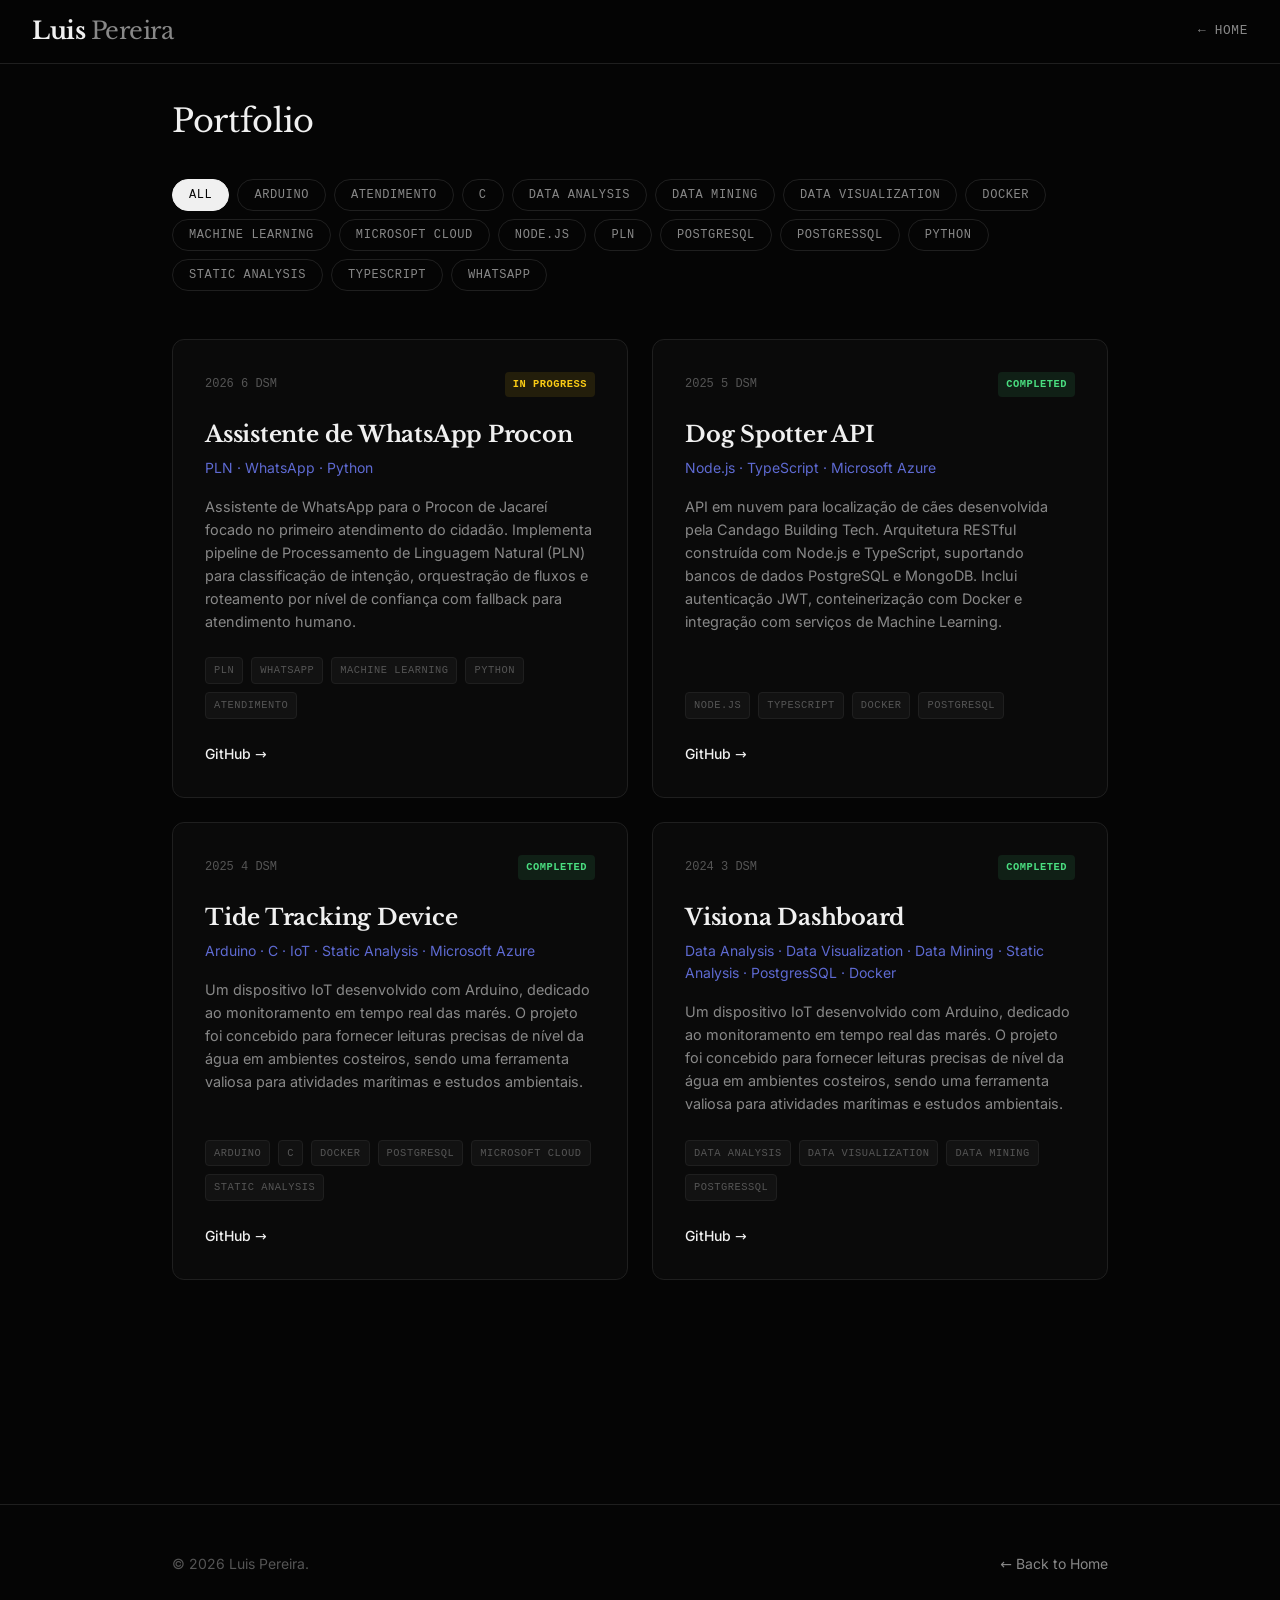
<file: docs/projects.html>
<!DOCTYPE html>
<html lang="en">

<head>
  <meta charset="UTF-8" />
  <meta name="viewport" content="width=device-width, initial-scale=1.0" />
  <title>Portfolio</title>
  <link rel="stylesheet" href="style.css" />
</head>

<body>

  <!-- Sticky Glass Navbar -->
  <header class="masthead">
    <a href="index.html" class="masthead-title">Luis <span>Pereira</span></a>
    <nav class="masthead-nav">
      <a href="index.html">← Home</a>
    </nav>
  </header>

  <main class="page-content">
    <section class="section">
      <div class="section-header">
        <h2 class="section-title">Portfolio</h2>
      </div>

      <!-- Filter tags -->
      <div class="filter-bar" id="filterBar">
        <!-- Tags populated by script.js -->
      </div>

      <div class="archive-grid" id="archiveGrid">
        <!-- Populated by script.js from projects.json -->
      </div>
    </section>
  </main>

  <footer class="site-footer">
    <div class="footer-inner">
      <p>© <span id="year"></span> Luis Pereira.</p>
      <p><a href="index.html">← Back to Home</a></p>
    </div>
  </footer>

  <script src="projects.js"></script>
  <script src="script.js"></script>
  <script>document.getElementById('year').textContent = new Date().getFullYear();</script>
</body>

</html>
</file>
<file: docs/style.css>
/* ═══════════════════════════════════════════════════
   PORTFOLIO — Modern Dark Mode (Sleek)
   Offline-friendly: fonts loaded via @font-face below
   ═══════════════════════════════════════════════════ */

@font-face {
  font-family: 'Inter';
  font-style: normal;
  font-weight: 100 900;
  font-display: swap;
  src: url('fonts/Inter-Variable.woff2') format('woff2');
}
@font-face {
  font-family: 'Libre Baskerville';
  font-style: italic;
  font-weight: 400;
  font-display: swap;
  src: url('fonts/LibreBaskerville-Italic.woff2') format('woff2');
}
@font-face {
  font-family: 'Libre Baskerville';
  font-style: normal;
  font-weight: 400;
  font-display: swap;
  src: url('fonts/LibreBaskerville-Regular.woff2') format('woff2');
}
@font-face {
  font-family: 'Libre Baskerville';
  font-style: normal;
  font-weight: 700;
  font-display: swap;
  src: url('fonts/LibreBaskerville-Bold.woff2') format('woff2');
}

:root {
  --bg-color: #050505;
  --bg-card: #0a0a0a;
  --bg-card-hover: #121212;
  --text-main: #f0f0f0;
  --text-muted: #888888;
  --text-dim: #555555;
  --border-color: #1f1f1f;
  --border-highlight: #333333;
  
  --accent: #5e6ad2;
  --accent-glow: rgba(94, 106, 210, 0.2);
  --accent-hover: #7b86ea;

  --font-main: 'Inter', system-ui, -apple-system, sans-serif;
  --font-serif: 'Libre Baskerville', Georgia, serif;
  --font-mono: ui-monospace, SFMono-Regular, Menlo, Monaco, Consolas, "Liberation Mono", "Courier New", monospace;
  
  --content-width: 1000px;
  --gutter: 2rem;
  --radius: 12px;
  --radius-sm: 8px;
}

/* ── RESET & BASE ─────────────────────────────── */
*, *::before, *::after { box-sizing: border-box; margin: 0; padding: 0; }

html { scroll-behavior: smooth; }

body {
  background-color: var(--bg-color);
  color: var(--text-main);
  font-family: var(--font-main);
  font-size: 1rem;
  line-height: 1.6;
  min-height: 100vh;
  -webkit-font-smoothing: antialiased;
  -moz-osx-font-smoothing: grayscale;
}

/* ── PAGE LAYOUT ──────────────────────────────── */
.page-content {
  max-width: var(--content-width);
  margin: 0 auto;
  padding: 6rem var(--gutter) 4rem;
  position: relative;
  z-index: 1;
}

/* ── NAVBAR ────────────────────────── */
.masthead {
  position: fixed;
  top: 0;
  left: 0;
  right: 0;
  height: 64px;
  background: rgba(5, 5, 5, 0.7);
  backdrop-filter: blur(12px);
  -webkit-backdrop-filter: blur(12px);
  border-bottom: 1px solid var(--border-color);
  z-index: 100;
  display: flex;
  align-items: center;
  justify-content: space-between;
  padding: 0 var(--gutter);
}

.masthead-title {
  font-family: var(--font-serif);
  font-size: 1.5rem;
  font-weight: 700;
  letter-spacing: -0.02em;
  color: var(--text-main);
  text-decoration: none;
}

.masthead-title span {
  color: var(--text-muted);
  font-weight: 400;
}

.masthead-nav {
  display: flex;
  gap: 1.5rem;
}

.masthead-nav a {
  font-family: var(--font-mono);
  color: var(--text-muted);
  text-decoration: none;
  font-size: 0.8rem;
  font-weight: 500;
  text-transform: uppercase;
  letter-spacing: 0.05em;
  transition: color 0.2s ease;
}

.masthead-nav a:hover {
  color: var(--text-main);
}

/* ── HERO SECTION (Replaces old masthead) ────────────────────────── */
.hero {
  padding: 6rem 0 4rem;
  text-align: left;
}

.hero-badge {
  display: inline-flex;
  align-items: center;
  padding: 0.35rem 0.75rem;
  background: rgba(255, 255, 255, 0.03);
  border: 1px solid var(--border-color);
  border-radius: 999px;
  font-family: var(--font-mono);
  font-size: 0.7rem;
  font-weight: 500;
  color: var(--text-muted);
  margin-bottom: 1.5rem;
  letter-spacing: 0.05em;
  text-transform: uppercase;
}

.hero-title {
  font-family: var(--font-serif);
  font-size: clamp(2.5rem, 6vw, 4.5rem);
  font-weight: 700;
  letter-spacing: -0.02em;
  line-height: 1.1;
  color: var(--text-main);
  margin-bottom: 1.5rem;
  background: linear-gradient(180deg, #fff 0%, #aaa 100%);
  -webkit-background-clip: text;
  -webkit-text-fill-color: transparent;
}

.hero-sub {
  font-size: 1.25rem;
  color: var(--text-muted);
  max-width: 600px;
  line-height: 1.5;
  font-weight: 400;
}

/* ── SECTION STRUCTURE ────────────────────────── */
.section {
  margin-bottom: 6rem;
}

.section-header {
  margin-bottom: 2rem;
  display: flex;
  align-items: center;
  gap: 1rem;
}

.section-title {
  font-family: var(--font-serif);
  font-size: 2rem;
  font-weight: 400;
  letter-spacing: -0.01em;
  color: var(--text-main);
}

.section-intro {
  color: var(--text-muted);
  font-size: 1.1rem;
  max-width: 700px;
  margin-bottom: 3rem;
}

/* ── VIDEO SECTION ────────────────────────────── */
.video-frame-outer {
  border-radius: var(--radius);
  overflow: hidden;
  background: var(--bg-card);
  border: 1px solid var(--border-color);
  box-shadow: 0 10px 30px rgba(0,0,0,0.5);
  transition: border-color 0.3s;
}
.video-frame-outer:hover {
  border-color: var(--border-highlight);
}

.video-label-strip {
  display: flex;
  align-items: center;
  justify-content: space-between;
  background: rgba(255, 255, 255, 0.02);
  border-bottom: 1px solid var(--border-color);
  padding: 0.75rem 1.25rem;
  font-family: var(--font-mono);
  font-size: 0.7rem;
  color: var(--text-muted);
  font-weight: 500;
}

.video-embed {
  width: 100%;
  aspect-ratio: 16 / 9;
  display: block;
  background: #000;
}

.video-inner {
  text-align: center;
  z-index: 2;
}

.play-icon {
  font-size: 2.5rem;
  color: var(--text-main);
  background: rgba(255, 255, 255, 0.1);
  width: 80px;
  height: 80px;
  display: flex;
  align-items: center;
  justify-content: center;
  border-radius: 50%;
  margin: 0 auto 1.5rem;
  backdrop-filter: blur(4px);
  border: 1px solid rgba(255, 255, 255, 0.1);
  transition: transform 0.2s, background 0.2s;
}
.video-placeholder:hover .play-icon {
  transform: scale(1.05);
  background: var(--accent);
  border-color: var(--accent-hover);
}

.video-cta {
  display: inline-block;
  background: var(--text-main);
  color: var(--bg-color);
  font-size: 0.875rem;
  font-weight: 600;
  padding: 0.75rem 1.5rem;
  border-radius: var(--radius-sm);
  text-decoration: none;
  transition: background 0.2s;
}
.video-cta:hover { background: #fff; }

.video-caption {
  padding: 1rem 1.25rem;
  font-size: 0.875rem;
  color: var(--text-muted);
  background: rgba(255, 255, 255, 0.01);
}

/* ── ABOUT SECTION ────────────────────────────── */
.about-photo-wrap {
  display: flex;
  align-self: stretch;
}

.about-photo {
  width: 180px;
  height: 100%;
  min-height: 280px;
  object-fit: cover;
  object-position: center top;
  border-radius: 16px 0 0 16px;
  display: block;
  box-shadow: 0 20px 50px rgba(0, 0, 0, 0.6);
}

.about-layout {
  display: grid;
  grid-template-columns: 180px 2fr 1fr;
  gap: 3rem;
}

.about-body p {
  color: var(--text-muted);
  margin-bottom: 1.5rem;
  font-size: 1.05rem;
}
.about-body p strong { color: var(--text-main); }

.about-sidebar {
  display: flex;
  flex-direction: column;
  gap: 2rem;
}

.sidebar-block h4 {
  font-size: 0.75rem;
  text-transform: uppercase;
  letter-spacing: 0.05em;
  color: var(--text-dim);
  margin-bottom: 1rem;
}

.sidebar-block ul {
  list-style: none;
  display: flex;
  flex-direction: column;
  gap: 0.5rem;
}

.sidebar-block ul li {
  color: var(--text-main);
  font-size: 0.95rem;
  display: flex;
  align-items: center;
  gap: 0.5rem;
}
.sidebar-block ul li::before {
  content: '';
  width: 4px; height: 4px;
  background: var(--accent);
  border-radius: 50%;
}

.sidebar-block a {
  color: var(--text-muted);
  text-decoration: none;
  transition: color 0.2s;
}
.sidebar-block a:hover { color: var(--text-main); }

/* ── CAROUSEL & GRID CARDS ────────────────────── */
.carousel-wrapper {
  position: relative;
  margin-bottom: 2rem;
}

.carousel-viewport {
  overflow: hidden;
  margin: 0 -10px; /* offset for card padding */
  padding: 10px;
}

.carousel-track {
  display: flex;
  transition: transform 0.5s cubic-bezier(0.2, 0.8, 0.2, 1);
}

.project-card {
  flex: 0 0 calc(33.333% - 1.5rem);
  margin-right: 1.5rem;
  padding: 2rem;
  background: var(--bg-card);
  border: 1px solid var(--border-color);
  border-radius: var(--radius);
  display: flex;
  flex-direction: column;
  transition: transform 0.3s ease, border-color 0.3s ease, box-shadow 0.3s ease;
  min-height: 320px;
}
.project-card:hover {
  transform: translateY(-4px);
  border-color: var(--border-highlight);
  box-shadow: 0 10px 30px rgba(0,0,0,0.3);
}

.card-header {
  display: flex;
  justify-content: space-between;
  align-items: center;
  margin-bottom: 1.25rem;
}

.card-year {
  font-family: var(--font-mono);
  font-size: 0.75rem;
  color: var(--text-dim);
  font-weight: 500;
}

.card-status {
  font-family: var(--font-mono);
  font-size: 0.65rem;
  text-transform: uppercase;
  letter-spacing: 0.05em;
  padding: 0.25rem 0.5rem;
  border-radius: 4px;
  font-weight: 600;
}
.card-status.completed { background: rgba(74, 222, 128, 0.1); color: #4ade80; }
.card-status.in-progress { background: rgba(250, 204, 21, 0.1); color: #facc15; }

.card-title {
  font-family: var(--font-serif);
  font-size: 1.4rem;
  font-weight: 700;
  color: var(--text-main);
  margin-bottom: 0.25rem;
  letter-spacing: -0.01em;
}

.card-subtitle {
  font-size: 0.875rem;
  color: var(--accent);
  margin-bottom: 1rem;
}

.card-desc {
  font-size: 0.9rem;
  color: var(--text-muted);
  line-height: 1.6;
  flex: 1;
  margin-bottom: 1.5rem;
}

.card-tags {
  display: flex;
  flex-wrap: wrap;
  gap: 0.5rem;
  margin-bottom: 1.5rem;
}
.card-tag {
  font-family: var(--font-mono);
  font-size: 0.65rem;
  color: var(--text-dim);
  background: rgba(255, 255, 255, 0.03);
  padding: 0.25rem 0.5rem;
  border-radius: 4px;
  border: 1px solid var(--border-color);
  text-transform: uppercase;
  letter-spacing: 0.05em;
}

.card-links {
  display: flex;
  gap: 1rem;
  font-size: 0.875rem;
  font-weight: 500;
}
.card-links a {
  color: var(--text-main);
  text-decoration: none;
  transition: color 0.2s;
}
.card-links a:hover { color: var(--accent); }

/* Controls */
.carousel-controls {
  display: flex;
  justify-content: space-between;
  align-items: center;
  margin-top: 2rem;
}

.carousel-btn {
  background: rgba(255, 255, 255, 0.05);
  border: 1px solid var(--border-color);
  color: var(--text-main);
  width: 40px; height: 40px;
  border-radius: 50%;
  cursor: pointer;
  display: inline-flex;
  align-items: center;
  justify-content: center;
  transition: background 0.2s, border-color 0.2s;
}
.carousel-btn:hover:not(:disabled) {
  background: rgba(255, 255, 255, 0.1);
  border-color: var(--border-highlight);
}
.carousel-btn:disabled {
  opacity: 0.3;
  cursor: not-allowed;
}

.carousel-dots {
  display: flex;
  gap: 0.5rem;
}
.dot {
  width: 8px; height: 8px;
  border-radius: 50%;
  background: var(--border-color);
  border: none;
  cursor: pointer;
  transition: background 0.2s;
}
.dot.active { background: var(--text-main); }

.projects-cta {
  text-align: right;
  margin-top: 1rem;
}
.cta-link {
  color: var(--accent);
  text-decoration: none;
  font-size: 0.95rem;
  font-weight: 500;
  display: inline-flex;
  align-items: center;
  gap: 0.5rem;
  transition: color 0.2s;
}
.cta-link:hover { color: var(--accent-hover); }

/* ── ARCHIVE GRID (projects.html) ──────────────── */
.archive-grid {
  display: grid;
  grid-template-columns: repeat(auto-fill, minmax(300px, 1fr));
  gap: 1.5rem;
}
.archive-grid .project-card {
  flex: unset;
  margin-right: 0;
}
.archive-grid .project-card.hidden { display: none; }

.filter-bar {
  display: flex;
  flex-wrap: wrap;
  gap: 0.5rem;
  margin-bottom: 3rem;
}
.filter-tag {
  background: transparent;
  border: 1px solid var(--border-color);
  color: var(--text-muted);
  padding: 0.5rem 1rem;
  border-radius: 999px;
  font-family: var(--font-mono);
  font-size: 0.75rem;
  text-transform: uppercase;
  letter-spacing: 0.05em;
  font-weight: 500;
  cursor: pointer;
  transition: all 0.2s;
}
.filter-tag:hover {
  background: rgba(255, 255, 255, 0.05);
  color: var(--text-main);
}
.filter-tag.active {
  background: var(--text-main);
  color: var(--bg-color);
  border-color: var(--text-main);
}

/* ── FOOTER ───────────────────────────────────── */
.site-footer {
  border-top: 1px solid var(--border-color);
  padding: 3rem 0;
  margin-top: 4rem;
}
.footer-inner {
  max-width: var(--content-width);
  margin: 0 auto;
  padding: 0 var(--gutter);
  display: flex;
  justify-content: space-between;
  align-items: center;
  color: var(--text-dim);
  font-size: 0.875rem;
}
.footer-inner a {
  color: var(--text-muted);
  text-decoration: none;
  transition: color 0.2s;
}
.footer-inner a:hover { color: var(--text-main); }

/* ── RESPONSIVE ───────────────────────────────── */
@media (max-width: 800px) {
  .about-layout { grid-template-columns: 1fr; }
  .about-photo { width: 100%; height: 340px; min-height: unset; }
  .carousel-viewport { margin: 0; padding: 0; }
  .project-card { flex: 0 0 100%; margin-right: 0; }
  .archive-grid { grid-template-columns: 1fr; }
  .footer-inner { flex-direction: column; gap: 1rem; text-align: center; }
}
</file>
